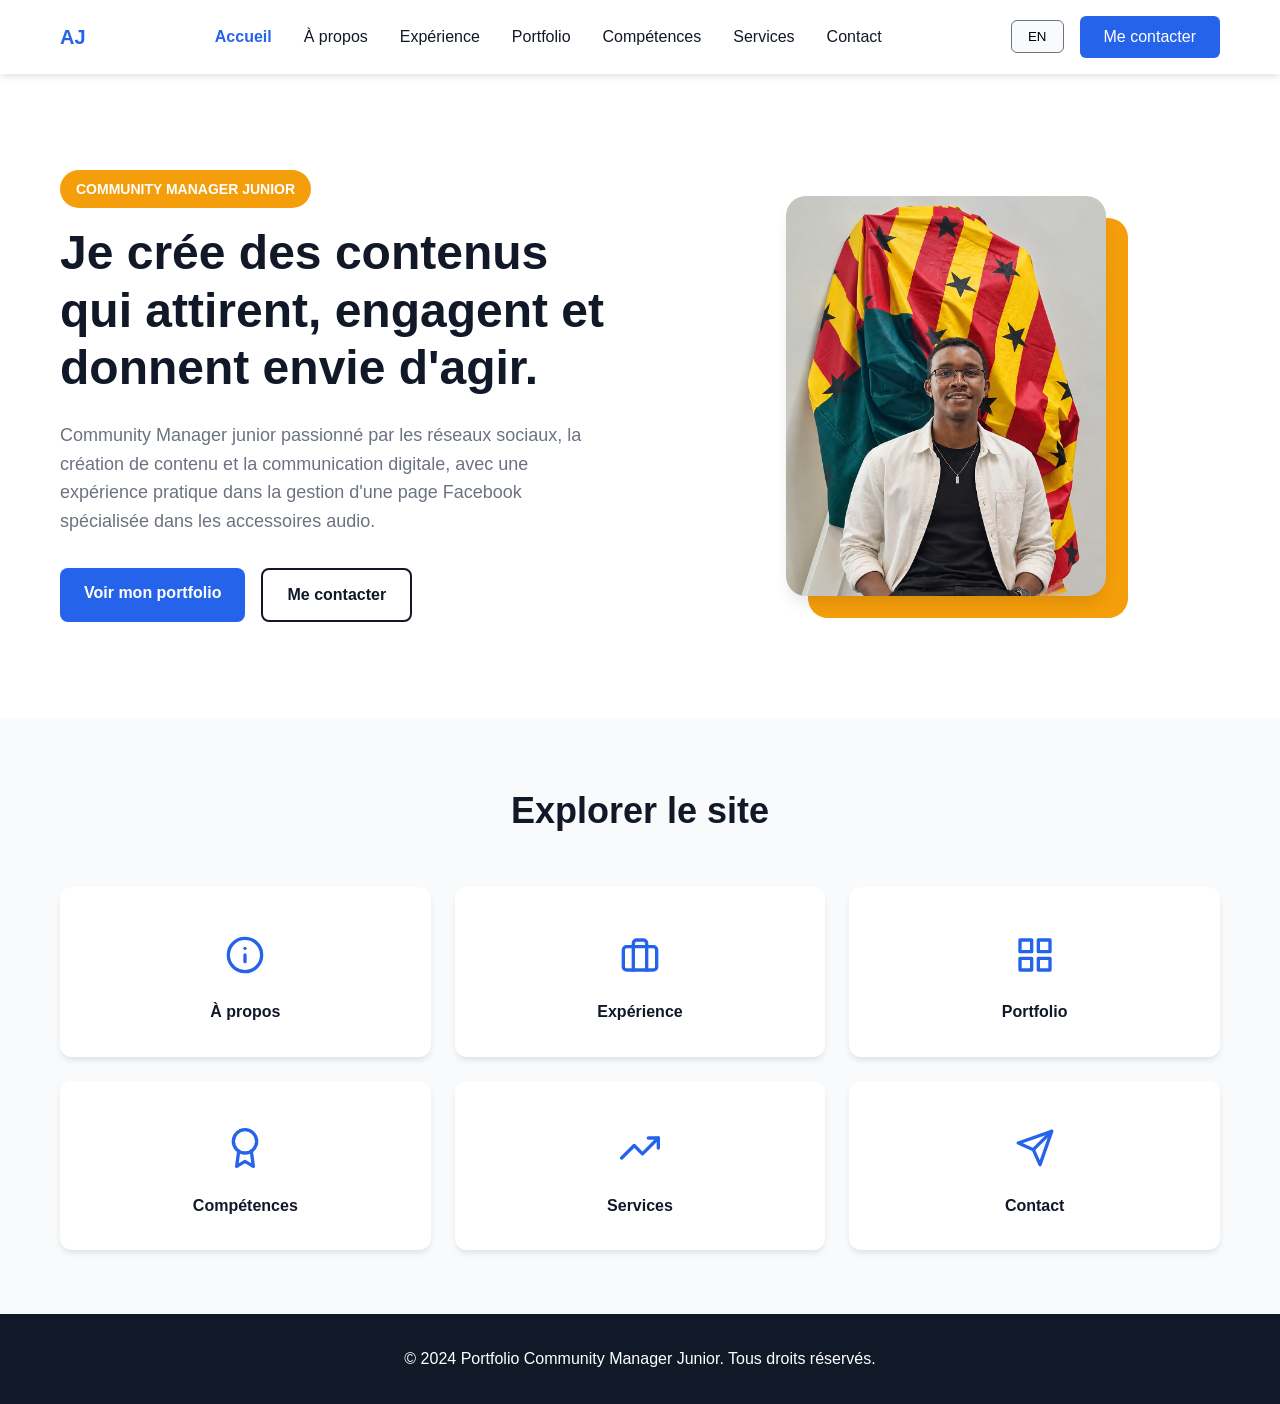
<file: index.html>
<!DOCTYPE html>
<html lang="fr">
<head>
    <meta charset="UTF-8">
    <meta name="viewport" content="width=device-width, initial-scale=1.0">
    <meta name="description" content="Portfolio Junior Community Manager - Spécialisé en gestion de page Facebook, création de contenu et promotion de produits audio">
    <title>Accueil - Portfolio Solo Judicaël Adrien RANDRIANATREHANA</title>
    <link rel="icon" href="data:image/svg+xml,<svg xmlns='http://www.w3.org/2000/svg' viewBox='0 0 24 24'><rect width='24' height='24' rx='6' fill='%232563EB'/><path d='M12 5c-3.87 0-7 2.69-7 6 0 1.49.66 2.86 1.76 3.93L6 19l3.5-1.2A8.6 8.6 0 0 0 12 18c3.87 0 7-2.69 7-7s-3.13-6-7-6z' fill='white'/></svg>">
    <link rel="stylesheet" href="style.css">
</head>
<body>
    <nav class="navbar">
        <div class="nav-container">
            <a href="index.html" class="nav-logo">AJ</a>
            <ul class="nav-menu">
                <li><a href="index.html" data-key="nav_home" class="active">Accueil</a></li>
                <li><a href="about.html" data-key="nav_about">À propos</a></li>
                <li><a href="experience.html" data-key="nav_experience">Expérience</a></li>
                <li><a href="portfolio.html" data-key="nav_portfolio">Portfolio</a></li>
                <li><a href="skills.html" data-key="nav_skills">Compétences</a></li>
                <li><a href="services.html" data-key="nav_services">Services</a></li>
                <li><a href="contact.html" data-key="nav_contact">Contact</a></li>
            </ul>
            <div class="nav-actions">
                <button class="lang-switch" id="langSwitch">EN</button>
                <a href="contact.html" class="cta-button" data-key="nav_cta">Me contacter</a>
                <button class="hamburger" id="hamburger" aria-label="Menu"><svg class="icon" viewBox="0 0 24 24" fill="none" stroke="currentColor" stroke-width="2" stroke-linecap="round" stroke-linejoin="round"><line x1="3" y1="12" x2="21" y2="12"></line><line x1="3" y1="6" x2="21" y2="6"></line><line x1="3" y1="18" x2="21" y2="18"></line></svg></button>
            </div>
        </div>
    </nav>
    <section class="hero">
        <div class="hero-container">
            <div class="hero-content">
                <span class="badge" data-key="hero_badge">COMMUNITY MANAGER</span>
                <h1 data-key="hero_title">Je crée des contenus qui attirent, engagent et donnent envie d'agir.</h1>
                <p data-key="hero_desc">Community Manager junior passionné par les réseaux sociaux, la création de contenu et la communication digitale, avec une expérience pratique dans la gestion d'une page Facebook spécialisée dans les accessoires audio.</p>
                <div class="hero-buttons">
                    <a href="portfolio.html" class="btn btn-primary" data-key="hero_portfolio">Voir mon portfolio</a>
                    <a href="contact.html" class="btn btn-secondary" data-key="hero_contact">Me contacter</a>
                </div>
            </div>
            <div class="hero-visual">
                <div class="hero-photo-frame">
                    <img src="assets/juds-crop.png" alt="Solo Judicaël Adrien Randrianatrehana" class="hero-photo">
                </div>
            </div>
        </div>
    </section>
    <section class="quicklinks">
        <div class="container">
            <h2 data-key="quicklinks_title">Explorer le site</h2>
            <div class="quicklinks-grid">
                <a href="about.html" class="quicklink-card">
                    <div class="quicklink-icon"><svg class="icon" viewBox="0 0 24 24" fill="none" stroke="currentColor" stroke-width="2" stroke-linecap="round" stroke-linejoin="round"><circle cx="12" cy="12" r="10"></circle><line x1="12" y1="16" x2="12" y2="12"></line><line x1="12" y1="8" x2="12.01" y2="8"></line></svg></div>
                    <h3 data-key="nav_about">À propos</h3>
                </a>
                <a href="experience.html" class="quicklink-card">
                    <div class="quicklink-icon"><svg class="icon" viewBox="0 0 24 24" fill="none" stroke="currentColor" stroke-width="2" stroke-linecap="round" stroke-linejoin="round"><rect x="2" y="7" width="20" height="14" rx="2" ry="2"></rect><path d="M16 21V5a2 2 0 0 0-2-2h-4a2 2 0 0 0-2 2v16"></path></svg></div>
                    <h3 data-key="nav_experience">Expérience</h3>
                </a>
                <a href="portfolio.html" class="quicklink-card">
                    <div class="quicklink-icon"><svg class="icon" viewBox="0 0 24 24" fill="none" stroke="currentColor" stroke-width="2" stroke-linecap="round" stroke-linejoin="round"><rect x="3" y="3" width="7" height="7"></rect><rect x="14" y="3" width="7" height="7"></rect><rect x="14" y="14" width="7" height="7"></rect><rect x="3" y="14" width="7" height="7"></rect></svg></div>
                    <h3 data-key="nav_portfolio">Portfolio</h3>
                </a>
                <a href="skills.html" class="quicklink-card">
                    <div class="quicklink-icon"><svg class="icon" viewBox="0 0 24 24" fill="none" stroke="currentColor" stroke-width="2" stroke-linecap="round" stroke-linejoin="round"><circle cx="12" cy="8" r="7"></circle><polyline points="8.21 13.89 7 23 12 20 17 23 15.79 13.88"></polyline></svg></div>
                    <h3 data-key="nav_skills">Compétences</h3>
                </a>
                <a href="services.html" class="quicklink-card">
                    <div class="quicklink-icon"><svg class="icon" viewBox="0 0 24 24" fill="none" stroke="currentColor" stroke-width="2" stroke-linecap="round" stroke-linejoin="round"><polyline points="23 6 13.5 15.5 8.5 10.5 1 18"></polyline><polyline points="17 6 23 6 23 12"></polyline></svg></div>
                    <h3 data-key="nav_services">Services</h3>
                </a>
                <a href="contact.html" class="quicklink-card">
                    <div class="quicklink-icon"><svg class="icon" viewBox="0 0 24 24" fill="none" stroke="currentColor" stroke-width="2" stroke-linecap="round" stroke-linejoin="round"><line x1="22" y1="2" x2="11" y2="13"></line><polygon points="22 2 15 22 11 13 2 9 22 2"></polygon></svg></div>
                    <h3 data-key="nav_contact">Contact</h3>
                </a>
            </div>
        </div>
    </section>
    <footer class="footer">
        <div class="container">
            <p data-key="footer">© 2024 Portfolio Community Manager Junior. Tous droits réservés.</p>
        </div>
    </footer>

    <script src="script.js"></script>
</body>
</html>
</file>
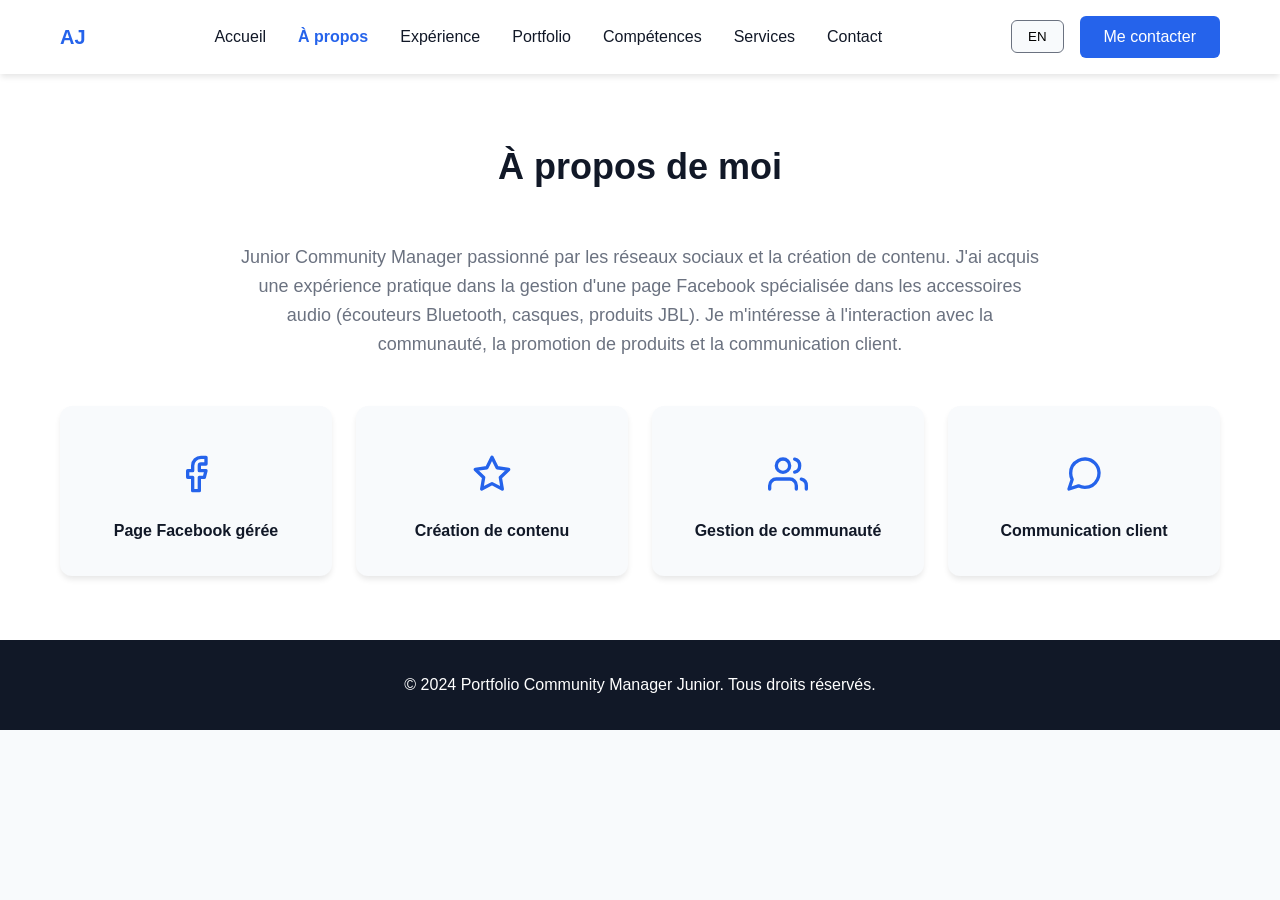
<file: about.html>
<!DOCTYPE html>
<html lang="fr">
<head>
    <meta charset="UTF-8">
    <meta name="viewport" content="width=device-width, initial-scale=1.0">
    <meta name="description" content="À propos de Solo Judicaël Adrien RANDRIANATREHANA, Junior Community Manager spécialisé en réseaux sociaux">
    <title>À propos - Portfolio Solo Judicaël Adrien RANDRIANATREHANA</title>
    <link rel="icon" href="data:image/svg+xml,<svg xmlns='http://www.w3.org/2000/svg' viewBox='0 0 24 24'><rect width='24' height='24' rx='6' fill='%232563EB'/><path d='M12 5c-3.87 0-7 2.69-7 6 0 1.49.66 2.86 1.76 3.93L6 19l3.5-1.2A8.6 8.6 0 0 0 12 18c3.87 0 7-2.69 7-7s-3.13-6-7-6z' fill='white'/></svg>">
    <link rel="stylesheet" href="style.css">
</head>
<body>
    <nav class="navbar">
        <div class="nav-container">
            <a href="index.html" class="nav-logo">AJ</a>
            <ul class="nav-menu">
                <li><a href="index.html" data-key="nav_home">Accueil</a></li>
                <li><a href="about.html" data-key="nav_about" class="active">À propos</a></li>
                <li><a href="experience.html" data-key="nav_experience">Expérience</a></li>
                <li><a href="portfolio.html" data-key="nav_portfolio">Portfolio</a></li>
                <li><a href="skills.html" data-key="nav_skills">Compétences</a></li>
                <li><a href="services.html" data-key="nav_services">Services</a></li>
                <li><a href="contact.html" data-key="nav_contact">Contact</a></li>
            </ul>
            <div class="nav-actions">
                <button class="lang-switch" id="langSwitch">EN</button>
                <a href="contact.html" class="cta-button" data-key="nav_cta">Me contacter</a>
                <button class="hamburger" id="hamburger" aria-label="Menu"><svg class="icon" viewBox="0 0 24 24" fill="none" stroke="currentColor" stroke-width="2" stroke-linecap="round" stroke-linejoin="round"><line x1="3" y1="12" x2="21" y2="12"></line><line x1="3" y1="6" x2="21" y2="6"></line><line x1="3" y1="18" x2="21" y2="18"></line></svg></button>
            </div>
        </div>
    </nav>
    <section class="about about-page">
        <div class="container">
            <h2 data-key="about_title">À propos de moi</h2>
            <p class="about-text" data-key="about_text">Junior Community Manager passionné par les réseaux sociaux et la création de contenu. J'ai acquis une expérience pratique dans la gestion d'une page Facebook spécialisée dans les accessoires audio (écouteurs Bluetooth, casques, produits JBL). Je m'intéresse à l'interaction avec la communauté, la promotion de produits et la communication client.</p>
            <div class="stats-grid">
                <div class="stat-card">
                    <div class="stat-icon"><svg class="icon" viewBox="0 0 24 24" fill="none" stroke="currentColor" stroke-width="2" stroke-linecap="round" stroke-linejoin="round"><path d="M18 2h-3a5 5 0 0 0-5 5v3H7v4h3v8h4v-8h3l1-4h-4V7a1 1 0 0 1 1-1h3z"></path></svg></div>
                    <h3 data-key="stat_1">Page Facebook gérée</h3>
                </div>
                <div class="stat-card">
                    <div class="stat-icon"><svg class="icon" viewBox="0 0 24 24" fill="none" stroke="currentColor" stroke-width="2" stroke-linecap="round" stroke-linejoin="round"><polygon points="12 2 15.09 8.26 22 9.27 17 14.14 18.18 21.02 12 17.77 5.82 21.02 7 14.14 2 9.27 8.91 8.26 12 2"></polygon></svg></div>
                    <h3 data-key="stat_2">Création de contenu</h3>
                </div>
                <div class="stat-card">
                    <div class="stat-icon"><svg class="icon" viewBox="0 0 24 24" fill="none" stroke="currentColor" stroke-width="2" stroke-linecap="round" stroke-linejoin="round"><path d="M17 21v-2a4 4 0 0 0-4-4H5a4 4 0 0 0-4 4v2"></path><circle cx="9" cy="7" r="4"></circle><path d="M23 21v-2a4 4 0 0 0-3-3.87"></path><path d="M16 3.13a4 4 0 0 1 0 7.75"></path></svg></div>
                    <h3 data-key="stat_3">Gestion de communauté</h3>
                </div>
                <div class="stat-card">
                    <div class="stat-icon"><svg class="icon" viewBox="0 0 24 24" fill="none" stroke="currentColor" stroke-width="2" stroke-linecap="round" stroke-linejoin="round"><path d="M21 11.5a8.38 8.38 0 0 1-.9 3.8 8.5 8.5 0 0 1-7.6 4.7 8.38 8.38 0 0 1-3.8-.9L3 21l1.9-5.7a8.38 8.38 0 0 1-.9-3.8 8.5 8.5 0 0 1 4.7-7.6 8.38 8.38 0 0 1 3.8-.9h.5a8.48 8.48 0 0 1 8 8v.5z"></path></svg></div>
                    <h3 data-key="stat_4">Communication client</h3>
                </div>
            </div>
        </div>
    </section>
    <footer class="footer">
        <div class="container">
            <p data-key="footer">© 2024 Portfolio Community Manager Junior. Tous droits réservés.</p>
        </div>
    </footer>

    <script src="script.js"></script>
</body>
</html>
</file>
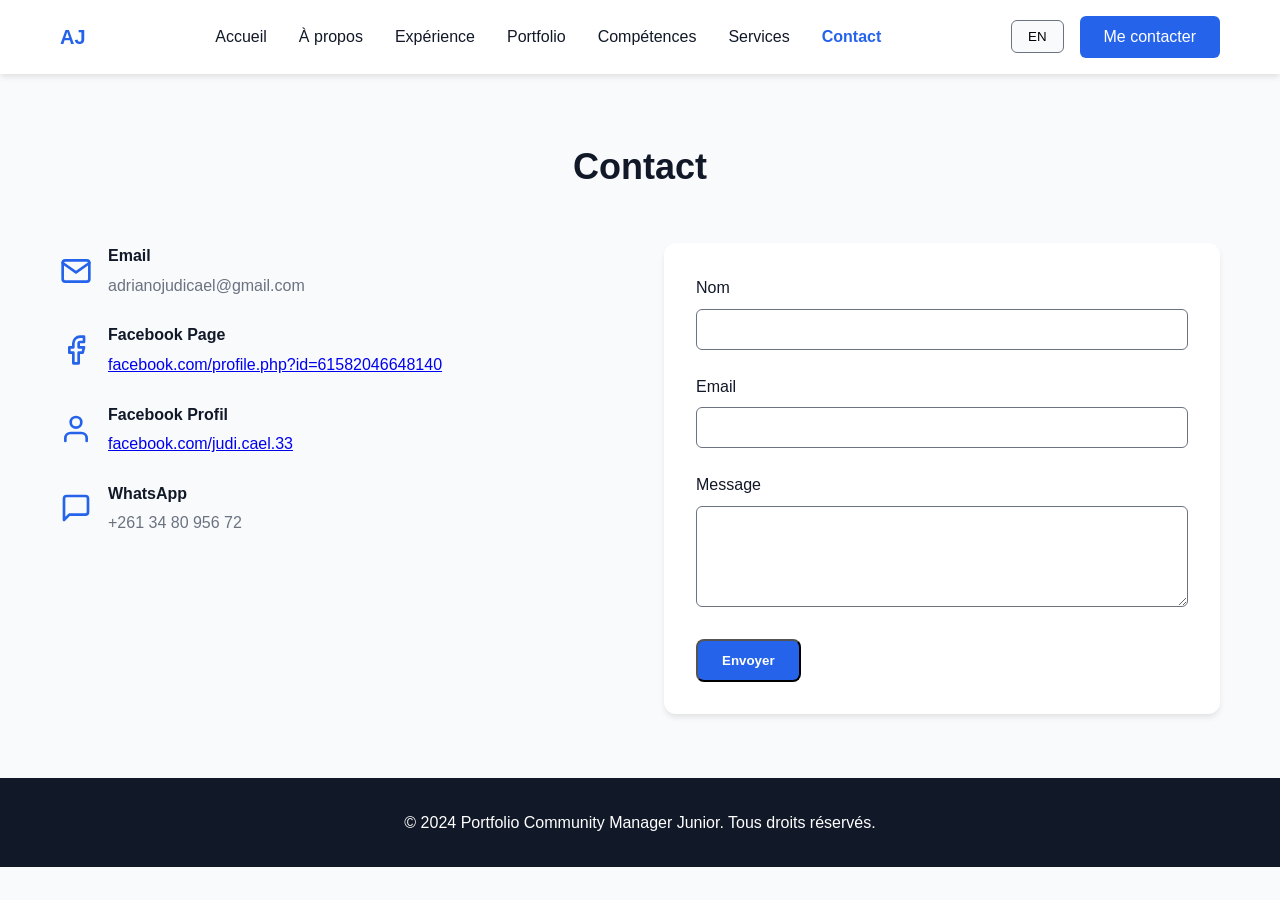
<file: contact.html>
<!DOCTYPE html>
<html lang="fr">
<head>
    <meta charset="UTF-8">
    <meta name="viewport" content="width=device-width, initial-scale=1.0">
    <meta name="description" content="Contactez Solo Judicaël Adrien RANDRIANATREHANA pour vos besoins en community management">
    <title>Contact - Portfolio Solo Judicaël Adrien RANDRIANATREHANA</title>
    <link rel="icon" href="data:image/svg+xml,<svg xmlns='http://www.w3.org/2000/svg' viewBox='0 0 24 24'><rect width='24' height='24' rx='6' fill='%232563EB'/><path d='M12 5c-3.87 0-7 2.69-7 6 0 1.49.66 2.86 1.76 3.93L6 19l3.5-1.2A8.6 8.6 0 0 0 12 18c3.87 0 7-2.69 7-7s-3.13-6-7-6z' fill='white'/></svg>">
    <link rel="stylesheet" href="style.css">
</head>
<body>
    <nav class="navbar">
        <div class="nav-container">
            <a href="index.html" class="nav-logo">AJ</a>
            <ul class="nav-menu">
                <li><a href="index.html" data-key="nav_home">Accueil</a></li>
                <li><a href="about.html" data-key="nav_about">À propos</a></li>
                <li><a href="experience.html" data-key="nav_experience">Expérience</a></li>
                <li><a href="portfolio.html" data-key="nav_portfolio">Portfolio</a></li>
                <li><a href="skills.html" data-key="nav_skills">Compétences</a></li>
                <li><a href="services.html" data-key="nav_services">Services</a></li>
                <li><a href="contact.html" data-key="nav_contact" class="active">Contact</a></li>
            </ul>
            <div class="nav-actions">
                <button class="lang-switch" id="langSwitch">EN</button>
                <a href="contact.html" class="cta-button" data-key="nav_cta">Me contacter</a>
                <button class="hamburger" id="hamburger" aria-label="Menu"><svg class="icon" viewBox="0 0 24 24" fill="none" stroke="currentColor" stroke-width="2" stroke-linecap="round" stroke-linejoin="round"><line x1="3" y1="12" x2="21" y2="12"></line><line x1="3" y1="6" x2="21" y2="6"></line><line x1="3" y1="18" x2="21" y2="18"></line></svg></button>
            </div>
        </div>
    </nav>
    <section class="contact contact-page">
        <div class="container">
            <h2 data-key="contact_title">Contact</h2>
            <div class="contact-grid">
                <div class="contact-info">
                    <div class="contact-item">
                        <div class="contact-icon"><svg class="icon" viewBox="0 0 24 24" fill="none" stroke="currentColor" stroke-width="2" stroke-linecap="round" stroke-linejoin="round"><path d="M4 4h16c1.1 0 2 .9 2 2v12c0 1.1-.9 2-2 2H4c-1.1 0-2-.9-2-2V6c0-1.1.9-2 2-2z"></path><polyline points="22 6 12 13 2 6"></polyline></svg></div>
                        <div>
                            <h3 data-key="contact_email">Email</h3>
                            <p>adrianojudicael@gmail.com</p>
                        </div>
                    </div>
                    <div class="contact-item">
                        <div class="contact-icon"><svg class="icon" viewBox="0 0 24 24" fill="none" stroke="currentColor" stroke-width="2" stroke-linecap="round" stroke-linejoin="round"><path d="M18 2h-3a5 5 0 0 0-5 5v3H7v4h3v8h4v-8h3l1-4h-4V7a1 1 0 0 1 1-1h3z"></path></svg></div>
                        <div>
                            <h3>Facebook Page</h3>
                            <p><a href="https://www.facebook.com/profile.php?id=61582046648140" target="_blank">facebook.com/profile.php?id=61582046648140</a></p>
                        </div>
                    </div>
                    <div class="contact-item">
                        <div class="contact-icon"><svg class="icon" viewBox="0 0 24 24" fill="none" stroke="currentColor" stroke-width="2" stroke-linecap="round" stroke-linejoin="round"><path d="M20 21v-2a4 4 0 0 0-4-4H8a4 4 0 0 0-4 4v2"></path><circle cx="12" cy="7" r="4"></circle></svg></div>
                        <div>
                            <h3>Facebook Profil</h3>
                            <p><a href="https://www.facebook.com/judi.cael.33" target="_blank">facebook.com/judi.cael.33</a></p>
                        </div>
                    </div>
                    <div class="contact-item">
                        <div class="contact-icon"><svg class="icon" viewBox="0 0 24 24" fill="none" stroke="currentColor" stroke-width="2" stroke-linecap="round" stroke-linejoin="round"><path d="M21 15a2 2 0 0 1-2 2H7l-4 4V5a2 2 0 0 1 2-2h14a2 2 0 0 1 2 2z"></path></svg></div>
                        <div>
                            <h3>WhatsApp</h3>
                            <p>+261 34 80 956 72</p>
                        </div>
                    </div>
                </div>
                <form class="contact-form" id="contactForm">
                    <div class="form-group">
                        <label data-key="form_name">Nom</label>
                        <input type="text" id="name" required>
                    </div>
                    <div class="form-group">
                        <label data-key="form_email">Email</label>
                        <input type="email" id="email" required>
                    </div>
                    <div class="form-group">
                        <label data-key="form_message">Message</label>
                        <textarea id="message" rows="5" required></textarea>
                    </div>
                    <button type="submit" class="btn btn-primary" data-key="form_submit">Envoyer</button>
                </form>
            </div>
        </div>
    </section>
    <footer class="footer">
        <div class="container">
            <p data-key="footer">© 2024 Portfolio Community Manager Junior. Tous droits réservés.</p>
        </div>
    </footer>

    <script src="script.js"></script>
</body>
</html>
</file>
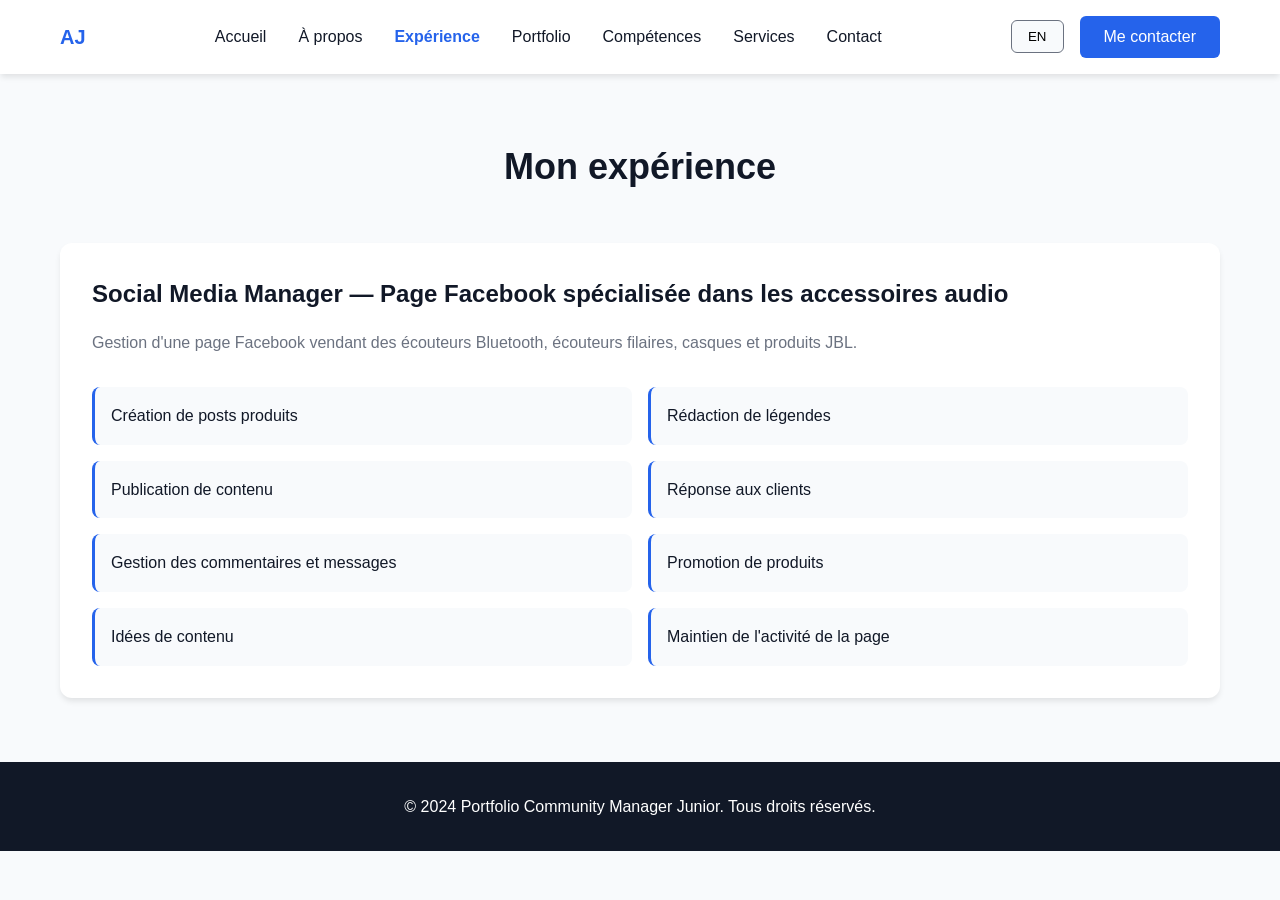
<file: experience.html>
<!DOCTYPE html>
<html lang="fr">
<head>
    <meta charset="UTF-8">
    <meta name="viewport" content="width=device-width, initial-scale=1.0">
    <meta name="description" content="Expérience en Social Media Management et gestion de page Facebook pour des accessoires audio">
    <title>Expérience - Portfolio Solo Judicaël Adrien RANDRIANATREHANA</title>
    <link rel="icon" href="data:image/svg+xml,<svg xmlns='http://www.w3.org/2000/svg' viewBox='0 0 24 24'><rect width='24' height='24' rx='6' fill='%232563EB'/><path d='M12 5c-3.87 0-7 2.69-7 6 0 1.49.66 2.86 1.76 3.93L6 19l3.5-1.2A8.6 8.6 0 0 0 12 18c3.87 0 7-2.69 7-7s-3.13-6-7-6z' fill='white'/></svg>">
    <link rel="stylesheet" href="style.css">
</head>
<body>
    <nav class="navbar">
        <div class="nav-container">
            <a href="index.html" class="nav-logo">AJ</a>
            <ul class="nav-menu">
                <li><a href="index.html" data-key="nav_home">Accueil</a></li>
                <li><a href="about.html" data-key="nav_about">À propos</a></li>
                <li><a href="experience.html" data-key="nav_experience" class="active">Expérience</a></li>
                <li><a href="portfolio.html" data-key="nav_portfolio">Portfolio</a></li>
                <li><a href="skills.html" data-key="nav_skills">Compétences</a></li>
                <li><a href="services.html" data-key="nav_services">Services</a></li>
                <li><a href="contact.html" data-key="nav_contact">Contact</a></li>
            </ul>
            <div class="nav-actions">
                <button class="lang-switch" id="langSwitch">EN</button>
                <a href="contact.html" class="cta-button" data-key="nav_cta">Me contacter</a>
                <button class="hamburger" id="hamburger" aria-label="Menu"><svg class="icon" viewBox="0 0 24 24" fill="none" stroke="currentColor" stroke-width="2" stroke-linecap="round" stroke-linejoin="round"><line x1="3" y1="12" x2="21" y2="12"></line><line x1="3" y1="6" x2="21" y2="6"></line><line x1="3" y1="18" x2="21" y2="18"></line></svg></button>
            </div>
        </div>
    </nav>
    <section class="experience experience-page">
        <div class="container">
            <h2 data-key="exp_title">Mon expérience</h2>
            <div class="exp-card">
                <h3 data-key="exp_role">Social Media Manager — Page Facebook spécialisée dans les accessoires audio</h3>
                <p data-key="exp_desc">Gestion d'une page Facebook vendant des écouteurs Bluetooth, écouteurs filaires, casques et produits JBL.</p>
                <div class="responsibilities">
                    <div class="resp-card" data-key="resp_1">Création de posts produits</div>
                    <div class="resp-card" data-key="resp_2">Rédaction de légendes</div>
                    <div class="resp-card" data-key="resp_3">Publication de contenu</div>
                    <div class="resp-card" data-key="resp_4">Réponse aux clients</div>
                    <div class="resp-card" data-key="resp_5">Gestion des commentaires et messages</div>
                    <div class="resp-card" data-key="resp_6">Promotion de produits</div>
                    <div class="resp-card" data-key="resp_7">Idées de contenu</div>
                    <div class="resp-card" data-key="resp_8">Maintien de l'activité de la page</div>
                </div>
            </div>
        </div>
    </section>
    <footer class="footer">
        <div class="container">
            <p data-key="footer">© 2024 Portfolio Community Manager Junior. Tous droits réservés.</p>
        </div>
    </footer>

    <script src="script.js"></script>
</body>
</html>
</file>
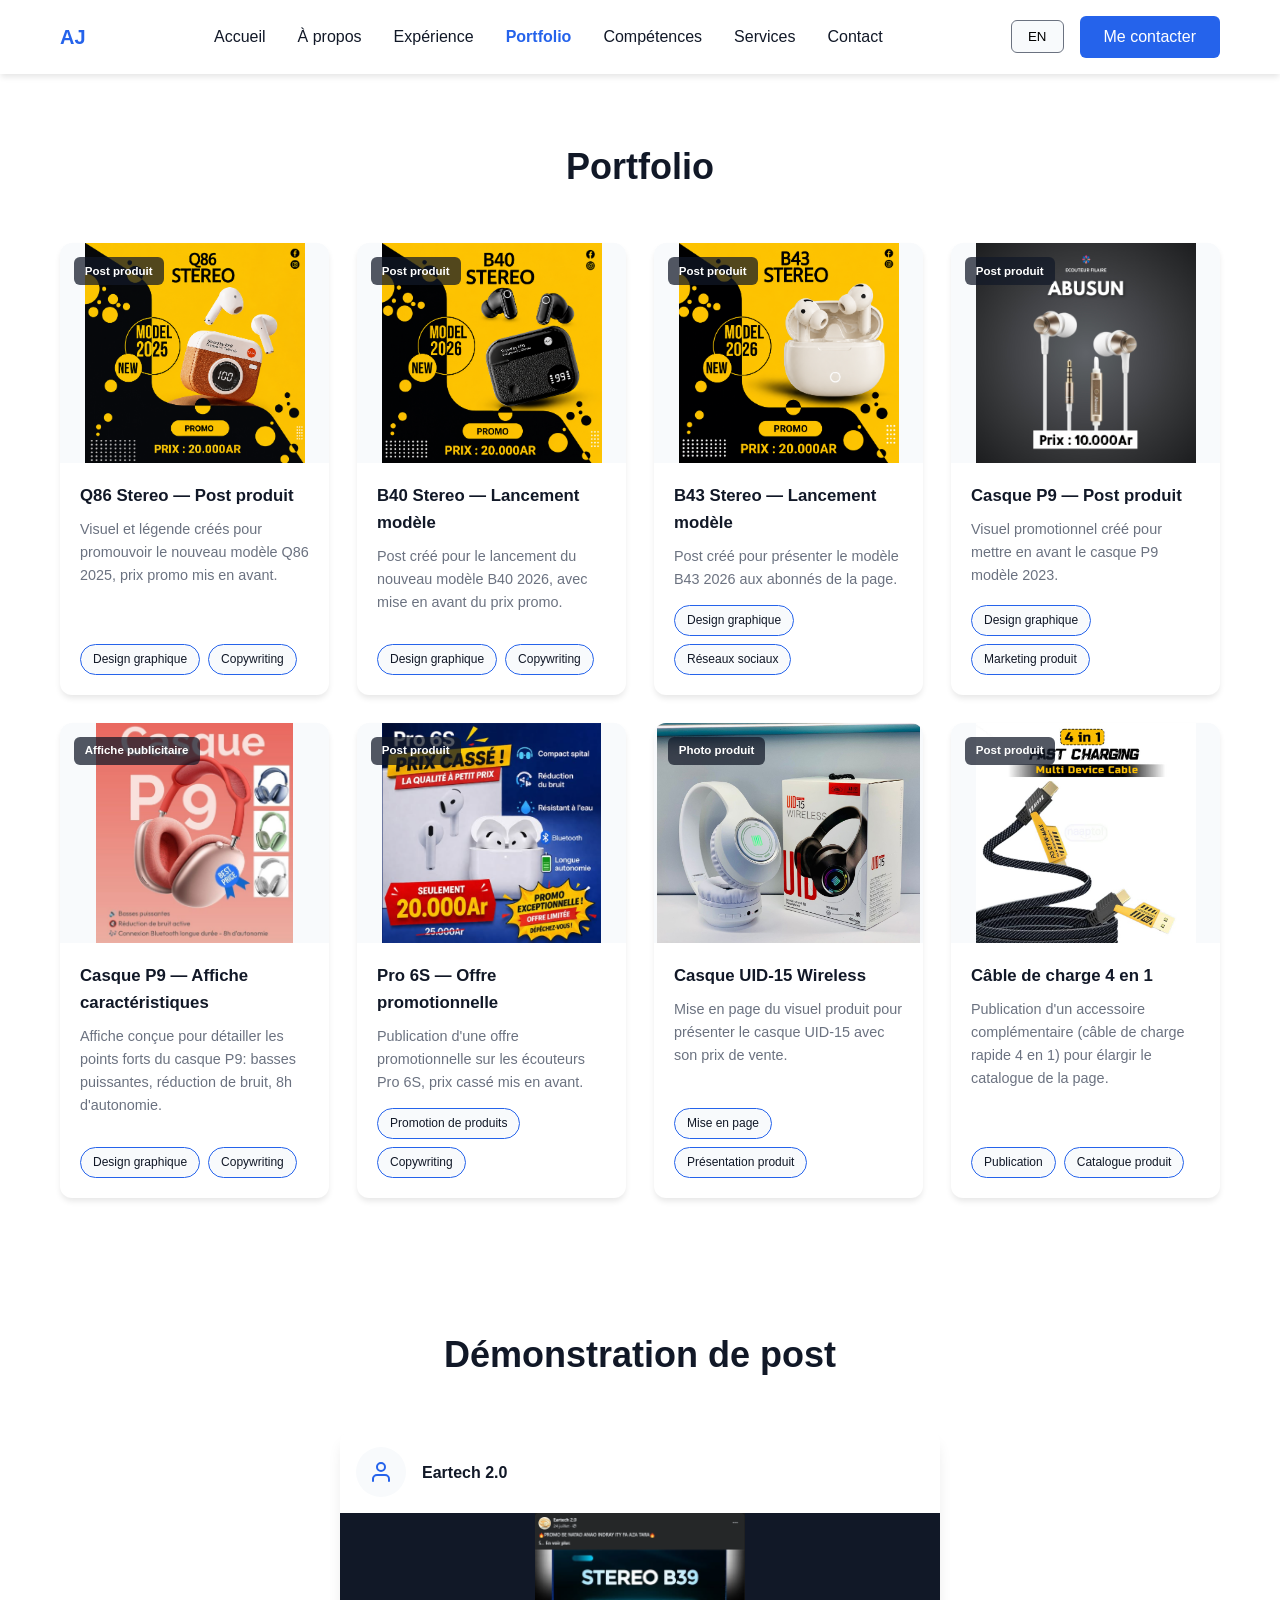
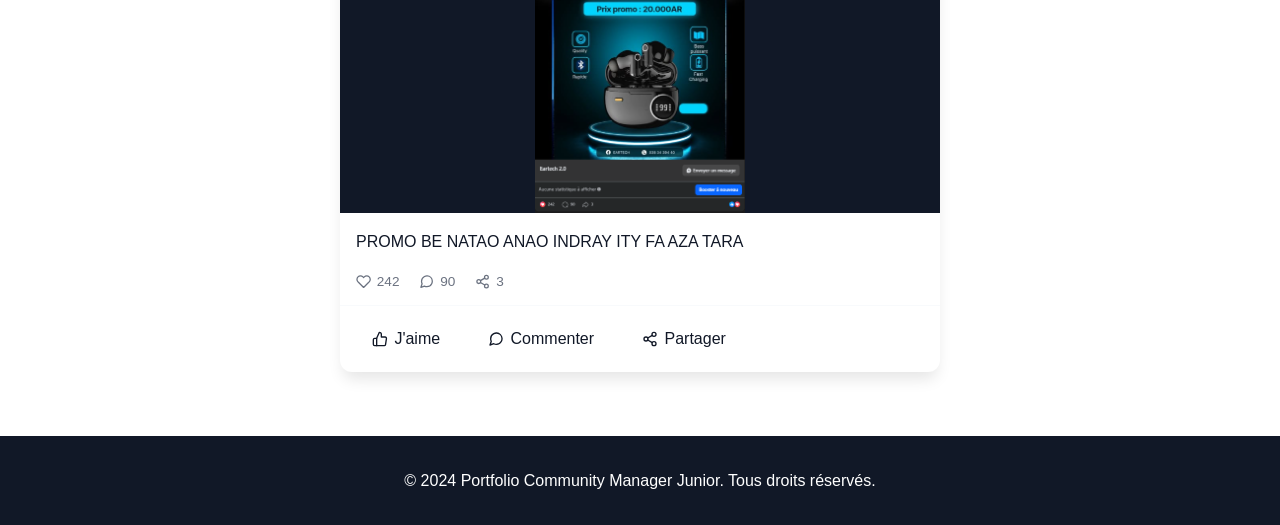
<file: portfolio.html>
<!DOCTYPE html>
<html lang="fr">
<head>
    <meta charset="UTF-8">
    <meta name="viewport" content="width=device-width, initial-scale=1.0">
    <meta name="description" content="Portfolio de posts et visuels créés pour la promotion de produits audio sur Facebook">
    <title>Portfolio - Portfolio Solo Judicaël Adrien RANDRIANATREHANA</title>
    <link rel="icon" href="data:image/svg+xml,<svg xmlns='http://www.w3.org/2000/svg' viewBox='0 0 24 24'><rect width='24' height='24' rx='6' fill='%232563EB'/><path d='M12 5c-3.87 0-7 2.69-7 6 0 1.49.66 2.86 1.76 3.93L6 19l3.5-1.2A8.6 8.6 0 0 0 12 18c3.87 0 7-2.69 7-7s-3.13-6-7-6z' fill='white'/></svg>">
    <link rel="stylesheet" href="style.css">
</head>
<body>
    <nav class="navbar">
        <div class="nav-container">
            <a href="index.html" class="nav-logo">AJ</a>
            <ul class="nav-menu">
                <li><a href="index.html" data-key="nav_home">Accueil</a></li>
                <li><a href="about.html" data-key="nav_about">À propos</a></li>
                <li><a href="experience.html" data-key="nav_experience">Expérience</a></li>
                <li><a href="portfolio.html" data-key="nav_portfolio" class="active">Portfolio</a></li>
                <li><a href="skills.html" data-key="nav_skills">Compétences</a></li>
                <li><a href="services.html" data-key="nav_services">Services</a></li>
                <li><a href="contact.html" data-key="nav_contact">Contact</a></li>
            </ul>
            <div class="nav-actions">
                <button class="lang-switch" id="langSwitch">EN</button>
                <a href="contact.html" class="cta-button" data-key="nav_cta">Me contacter</a>
                <button class="hamburger" id="hamburger" aria-label="Menu"><svg class="icon" viewBox="0 0 24 24" fill="none" stroke="currentColor" stroke-width="2" stroke-linecap="round" stroke-linejoin="round"><line x1="3" y1="12" x2="21" y2="12"></line><line x1="3" y1="6" x2="21" y2="6"></line><line x1="3" y1="18" x2="21" y2="18"></line></svg></button>
            </div>
        </div>
    </nav>
    <section class="portfolio portfolio-page">
        <div class="container">
            <h2 data-key="portfolio_title">Portfolio</h2>
            <div class="portfolio-grid">
                <div class="portfolio-card">
                    <div class="portfolio-media">
                        <img src="assets/q86.png" alt="Post Q86 Stereo" class="portfolio-img" loading="lazy">
                        <span class="portfolio-type" data-key="proj_1_type"></span>
                    </div>
                    <div class="portfolio-body">
                        <h3 data-key="proj_1_title"></h3>
                        <p data-key="proj_1_desc"></p>
                        <div class="portfolio-tags">
                            <span class="portfolio-tag" data-key="proj_1_tag1"></span>
                            <span class="portfolio-tag" data-key="proj_1_tag2"></span>
                        </div>
                    </div>
                </div>

                <div class="portfolio-card">
                    <div class="portfolio-media">
                        <img src="assets/b40.png" alt="Post B40 Stereo" class="portfolio-img" loading="lazy">
                        <span class="portfolio-type" data-key="proj_2_type"></span>
                    </div>
                    <div class="portfolio-body">
                        <h3 data-key="proj_2_title"></h3>
                        <p data-key="proj_2_desc"></p>
                        <div class="portfolio-tags">
                            <span class="portfolio-tag" data-key="proj_2_tag1"></span>
                            <span class="portfolio-tag" data-key="proj_2_tag2"></span>
                        </div>
                    </div>
                </div>

                <div class="portfolio-card">
                    <div class="portfolio-media">
                        <img src="assets/b43.png" alt="Post B43 Stereo" class="portfolio-img" loading="lazy">
                        <span class="portfolio-type" data-key="proj_3_type"></span>
                    </div>
                    <div class="portfolio-body">
                        <h3 data-key="proj_3_title"></h3>
                        <p data-key="proj_3_desc"></p>
                        <div class="portfolio-tags">
                            <span class="portfolio-tag" data-key="proj_3_tag1"></span>
                            <span class="portfolio-tag" data-key="proj_3_tag2"></span>
                        </div>
                    </div>
                </div>

                <div class="portfolio-card">
                    <div class="portfolio-media">
                        <img src="assets/abusun.jpg" alt="Post Casque P9" class="portfolio-img" loading="lazy">
                        <span class="portfolio-type" data-key="proj_4_type"></span>
                    </div>
                    <div class="portfolio-body">
                        <h3 data-key="proj_4_title"></h3>
                        <p data-key="proj_4_desc"></p>
                        <div class="portfolio-tags">
                            <span class="portfolio-tag" data-key="proj_4_tag1"></span>
                            <span class="portfolio-tag" data-key="proj_4_tag2"></span>
                        </div>
                    </div>
                </div>

                <div class="portfolio-card">
                    <div class="portfolio-media">
                        <img src="assets/P9 casque flyer.jpg" alt="Affiche caractéristiques Casque P9" class="portfolio-img" loading="lazy">
                        <span class="portfolio-type" data-key="proj_5_type"></span>
                    </div>
                    <div class="portfolio-body">
                        <h3 data-key="proj_5_title"></h3>
                        <p data-key="proj_5_desc"></p>
                        <div class="portfolio-tags">
                            <span class="portfolio-tag" data-key="proj_5_tag1"></span>
                            <span class="portfolio-tag" data-key="proj_5_tag2"></span>
                        </div>
                    </div>
                </div>

                <div class="portfolio-card">
                    <div class="portfolio-media">
                        <img src="assets/pro6s.png" alt="Post Pro 6S" class="portfolio-img" loading="lazy">
                        <span class="portfolio-type" data-key="proj_6_type"></span>
                    </div>
                    <div class="portfolio-body">
                        <h3 data-key="proj_6_title"></h3>
                        <p data-key="proj_6_desc"></p>
                        <div class="portfolio-tags">
                            <span class="portfolio-tag" data-key="proj_6_tag1"></span>
                            <span class="portfolio-tag" data-key="proj_6_tag2"></span>
                        </div>
                    </div>
                </div>

                <div class="portfolio-card">
                    <div class="portfolio-media">
                        <img src="assets/uid-15.jpg" alt="Photo produit Casque UID-15" class="portfolio-img" loading="lazy">
                        <span class="portfolio-type" data-key="proj_7_type"></span>
                    </div>
                    <div class="portfolio-body">
                        <h3 data-key="proj_7_title"></h3>
                        <p data-key="proj_7_desc"></p>
                        <div class="portfolio-tags">
                            <span class="portfolio-tag" data-key="proj_7_tag1"></span>
                            <span class="portfolio-tag" data-key="proj_7_tag2"></span>
                        </div>
                    </div>
                </div>

                <div class="portfolio-card">
                    <div class="portfolio-media">
                        <img src="assets/fast-charging-cable.jpg" alt="Post câble de charge 4 en 1" class="portfolio-img" loading="lazy">
                        <span class="portfolio-type" data-key="proj_9_type"></span>
                    </div>
                    <div class="portfolio-body">
                        <h3 data-key="proj_9_title"></h3>
                        <p data-key="proj_9_desc"></p>
                        <div class="portfolio-tags">
                            <span class="portfolio-tag" data-key="proj_9_tag1"></span>
                            <span class="portfolio-tag" data-key="proj_9_tag2"></span>
                        </div>
                    </div>
                </div>
            </div>
        </div>
    </section>
    <section class="post-demo">
        <div class="container">
            <h2 data-key="post_demo_title">Démonstration de post</h2>
            <div class="social-post">
                <div class="post-header">
                    <div class="post-avatar"><svg class="icon" viewBox="0 0 24 24" fill="none" stroke="currentColor" stroke-width="2" stroke-linecap="round" stroke-linejoin="round"><path d="M20 21v-2a4 4 0 0 0-4-4H8a4 4 0 0 0-4 4v2"></path><circle cx="12" cy="7" r="4"></circle></svg></div>
                    <div class="post-info">
                        <div class="post-name">Eartech 2.0</div>
                    </div>
                </div>
                <div class="post-image"><img src="assets/stereo-b39.png" alt="Post STEREO B39" class="post-image-photo"></div>
                <div class="post-caption">
                    <p data-key="post_caption">PROMO BE NATAO ANAO INDRAY ITY FA AZA TARA</p>
                </div>
                <div class="post-stats">
                    <span class="stat-item"><svg class="icon" viewBox="0 0 24 24" fill="none" stroke="currentColor" stroke-width="2" stroke-linecap="round" stroke-linejoin="round"><path d="M20.84 4.61a5.5 5.5 0 0 0-7.78 0L12 5.67l-1.06-1.06a5.5 5.5 0 0 0-7.78 7.78l1.06 1.06L12 21.23l7.78-7.78 1.06-1.06a5.5 5.5 0 0 0 0-7.78z"></path></svg> 242</span>
                    <span class="stat-item"><svg class="icon" viewBox="0 0 24 24" fill="none" stroke="currentColor" stroke-width="2" stroke-linecap="round" stroke-linejoin="round"><path d="M21 11.5a8.38 8.38 0 0 1-.9 3.8 8.5 8.5 0 0 1-7.6 4.7 8.38 8.38 0 0 1-3.8-.9L3 21l1.9-5.7a8.38 8.38 0 0 1-.9-3.8 8.5 8.5 0 0 1 4.7-7.6 8.38 8.38 0 0 1 3.8-.9h.5a8.48 8.48 0 0 1 8 8v.5z"></path></svg> 90</span>
                    <span class="stat-item"><svg class="icon" viewBox="0 0 24 24" fill="none" stroke="currentColor" stroke-width="2" stroke-linecap="round" stroke-linejoin="round"><circle cx="18" cy="5" r="3"></circle><circle cx="6" cy="12" r="3"></circle><circle cx="18" cy="19" r="3"></circle><line x1="8.59" y1="13.51" x2="15.42" y2="17.49"></line><line x1="15.41" y1="6.51" x2="8.59" y2="10.49"></line></svg> 3</span>
                </div>
                <div class="post-actions">
                    <button class="post-action" id="likeBtn"><svg class="icon" viewBox="0 0 24 24" fill="none" stroke="currentColor" stroke-width="2" stroke-linecap="round" stroke-linejoin="round"><path d="M14 9V5a3 3 0 0 0-3-3l-4 9v11h11.28a2 2 0 0 0 2-1.7l1.38-9a2 2 0 0 0-2-2.3z"></path><path d="M7 22H4a2 2 0 0 1-2-2v-7a2 2 0 0 1 2-2h3"></path></svg> <span data-key="post_like">J'aime</span></button>
                    <button class="post-action"><svg class="icon" viewBox="0 0 24 24" fill="none" stroke="currentColor" stroke-width="2" stroke-linecap="round" stroke-linejoin="round"><path d="M21 11.5a8.38 8.38 0 0 1-.9 3.8 8.5 8.5 0 0 1-7.6 4.7 8.38 8.38 0 0 1-3.8-.9L3 21l1.9-5.7a8.38 8.38 0 0 1-.9-3.8 8.5 8.5 0 0 1 4.7-7.6 8.38 8.38 0 0 1 3.8-.9h.5a8.48 8.48 0 0 1 8 8v.5z"></path></svg> <span data-key="post_comment">Commenter</span></button>
                    <button class="post-action"><svg class="icon" viewBox="0 0 24 24" fill="none" stroke="currentColor" stroke-width="2" stroke-linecap="round" stroke-linejoin="round"><circle cx="18" cy="5" r="3"></circle><circle cx="6" cy="12" r="3"></circle><circle cx="18" cy="19" r="3"></circle><line x1="8.59" y1="13.51" x2="15.42" y2="17.49"></line><line x1="15.41" y1="6.51" x2="8.59" y2="10.49"></line></svg> <span data-key="post_share">Partager</span></button>
                </div>
            </div>
        </div>
    </section>
    <footer class="footer">
        <div class="container">
            <p data-key="footer">© 2024 Portfolio Community Manager Junior. Tous droits réservés.</p>
        </div>
    </footer>

    <script src="script.js"></script>
</body>
</html>
</file>
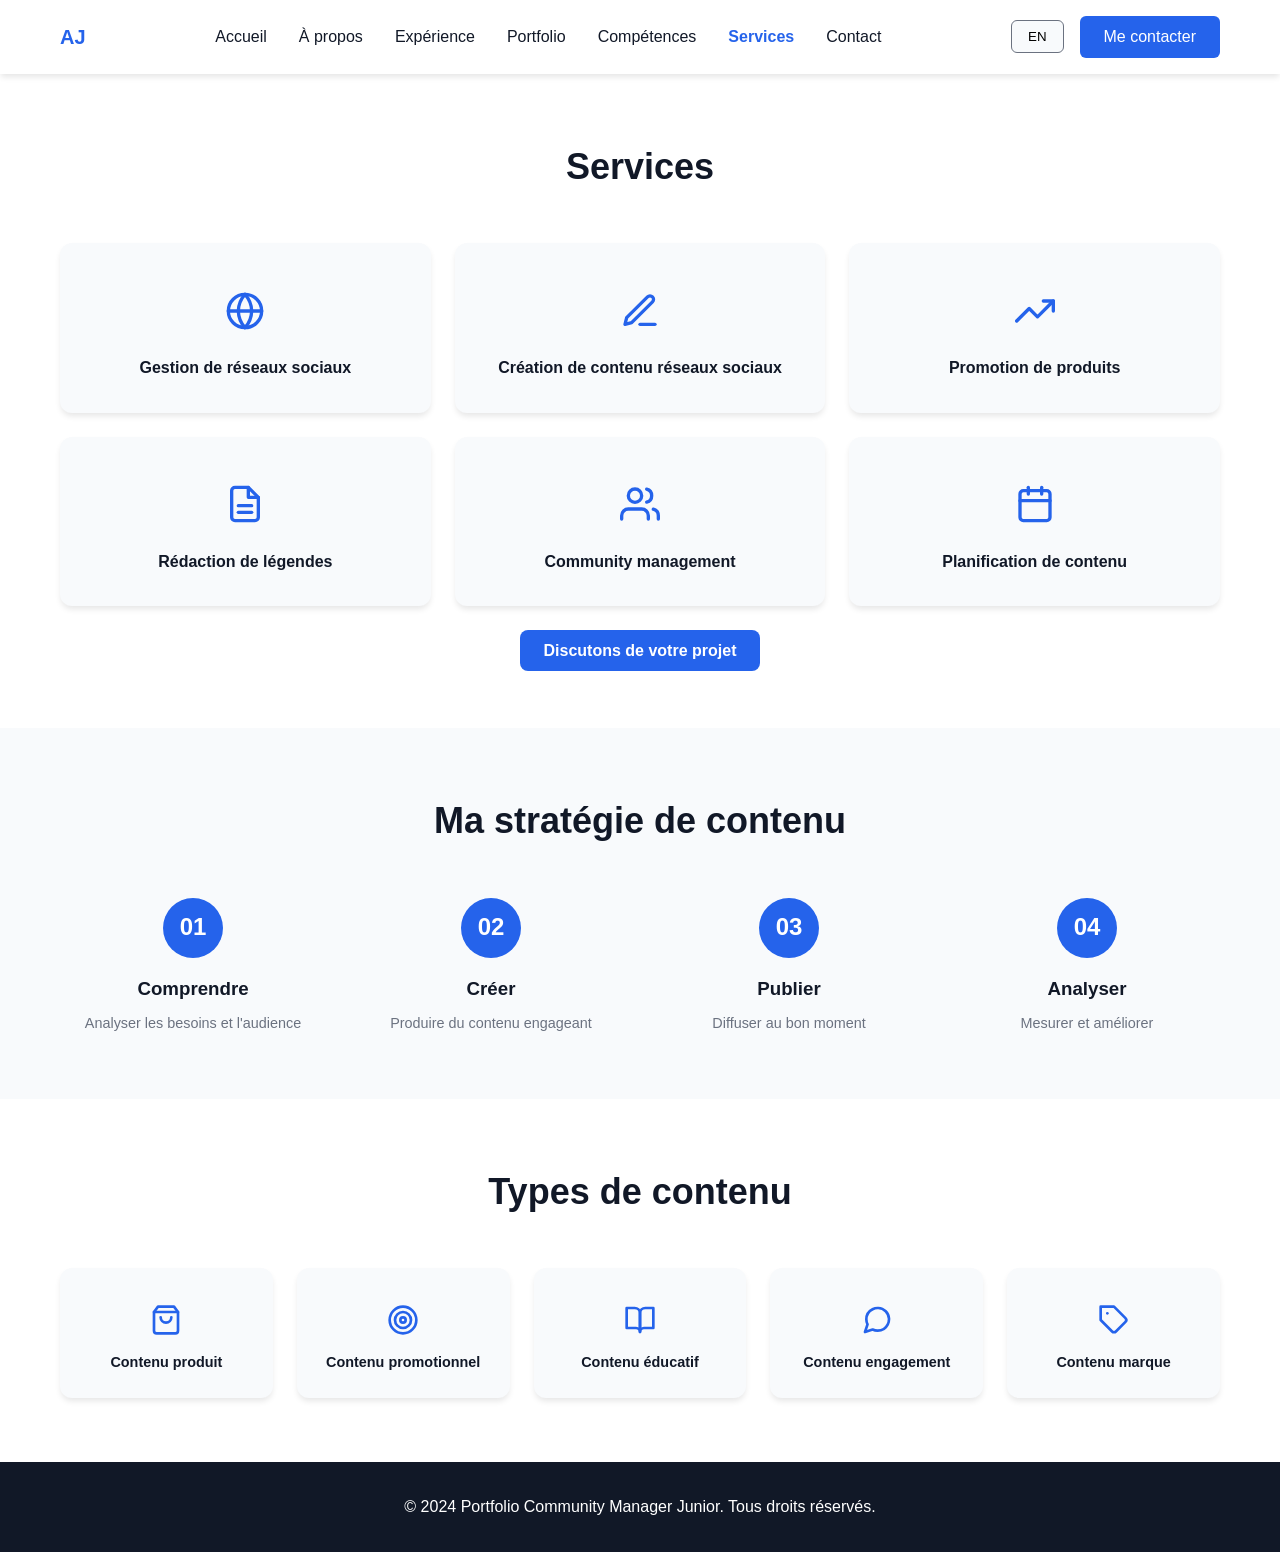
<file: services.html>
<!DOCTYPE html>
<html lang="fr">
<head>
    <meta charset="UTF-8">
    <meta name="viewport" content="width=device-width, initial-scale=1.0">
    <meta name="description" content="Services de gestion de page Facebook, création de contenu et stratégie de contenu">
    <title>Services - Portfolio Solo Judicaël Adrien RANDRIANATREHANA</title>
    <link rel="icon" href="data:image/svg+xml,<svg xmlns='http://www.w3.org/2000/svg' viewBox='0 0 24 24'><rect width='24' height='24' rx='6' fill='%232563EB'/><path d='M12 5c-3.87 0-7 2.69-7 6 0 1.49.66 2.86 1.76 3.93L6 19l3.5-1.2A8.6 8.6 0 0 0 12 18c3.87 0 7-2.69 7-7s-3.13-6-7-6z' fill='white'/></svg>">
    <link rel="stylesheet" href="style.css">
</head>
<body>
    <nav class="navbar">
        <div class="nav-container">
            <a href="index.html" class="nav-logo">AJ</a>
            <ul class="nav-menu">
                <li><a href="index.html" data-key="nav_home">Accueil</a></li>
                <li><a href="about.html" data-key="nav_about">À propos</a></li>
                <li><a href="experience.html" data-key="nav_experience">Expérience</a></li>
                <li><a href="portfolio.html" data-key="nav_portfolio">Portfolio</a></li>
                <li><a href="skills.html" data-key="nav_skills">Compétences</a></li>
                <li><a href="services.html" data-key="nav_services" class="active">Services</a></li>
                <li><a href="contact.html" data-key="nav_contact">Contact</a></li>
            </ul>
            <div class="nav-actions">
                <button class="lang-switch" id="langSwitch">EN</button>
                <a href="contact.html" class="cta-button" data-key="nav_cta">Me contacter</a>
                <button class="hamburger" id="hamburger" aria-label="Menu"><svg class="icon" viewBox="0 0 24 24" fill="none" stroke="currentColor" stroke-width="2" stroke-linecap="round" stroke-linejoin="round"><line x1="3" y1="12" x2="21" y2="12"></line><line x1="3" y1="6" x2="21" y2="6"></line><line x1="3" y1="18" x2="21" y2="18"></line></svg></button>
            </div>
        </div>
    </nav>
    <section class="services services-page">
        <div class="container">
            <h2 data-key="services_title">Services</h2>
            <div class="services-grid">
                <div class="service-card">
                    <div class="service-icon"><svg class="icon" viewBox="0 0 24 24" fill="none" stroke="currentColor" stroke-width="2" stroke-linecap="round" stroke-linejoin="round"><circle cx="12" cy="12" r="10"></circle><line x1="2" y1="12" x2="22" y2="12"></line><path d="M12 2a15.3 15.3 0 0 1 4 10 15.3 15.3 0 0 1-4 10 15.3 15.3 0 0 1-4-10 15.3 15.3 0 0 1 4-10z"></path></svg></div>
                    <h3 data-key="service_1">Gestion de réseaux sociaux</h3>
                </div>
                <div class="service-card">
                    <div class="service-icon"><svg class="icon" viewBox="0 0 24 24" fill="none" stroke="currentColor" stroke-width="2" stroke-linecap="round" stroke-linejoin="round"><path d="M12 20h9"></path><path d="M16.5 3.5a2.121 2.121 0 0 1 3 3L7 19l-4 1 1-4L16.5 3.5z"></path></svg></div>
                    <h3 data-key="service_2">Création de contenu réseaux sociaux</h3>
                </div>
                <div class="service-card">
                    <div class="service-icon"><svg class="icon" viewBox="0 0 24 24" fill="none" stroke="currentColor" stroke-width="2" stroke-linecap="round" stroke-linejoin="round"><polyline points="23 6 13.5 15.5 8.5 10.5 1 18"></polyline><polyline points="17 6 23 6 23 12"></polyline></svg></div>
                    <h3 data-key="service_3">Promotion de produits</h3>
                </div>
                <div class="service-card">
                    <div class="service-icon"><svg class="icon" viewBox="0 0 24 24" fill="none" stroke="currentColor" stroke-width="2" stroke-linecap="round" stroke-linejoin="round"><path d="M14 2H6a2 2 0 0 0-2 2v16a2 2 0 0 0 2 2h12a2 2 0 0 0 2-2V8z"></path><polyline points="14 2 14 8 20 8"></polyline><line x1="16" y1="13" x2="8" y2="13"></line><line x1="16" y1="17" x2="8" y2="17"></line></svg></div>
                    <h3 data-key="service_4">Rédaction de légendes</h3>
                </div>
                <div class="service-card">
                    <div class="service-icon"><svg class="icon" viewBox="0 0 24 24" fill="none" stroke="currentColor" stroke-width="2" stroke-linecap="round" stroke-linejoin="round"><path d="M17 21v-2a4 4 0 0 0-4-4H5a4 4 0 0 0-4 4v2"></path><circle cx="9" cy="7" r="4"></circle><path d="M23 21v-2a4 4 0 0 0-3-3.87"></path><path d="M16 3.13a4 4 0 0 1 0 7.75"></path></svg></div>
                    <h3 data-key="service_5">Community management</h3>
                </div>
                <div class="service-card">
                    <div class="service-icon"><svg class="icon" viewBox="0 0 24 24" fill="none" stroke="currentColor" stroke-width="2" stroke-linecap="round" stroke-linejoin="round"><rect x="3" y="4" width="18" height="18" rx="2" ry="2"></rect><line x1="16" y1="2" x2="16" y2="6"></line><line x1="8" y1="2" x2="8" y2="6"></line><line x1="3" y1="10" x2="21" y2="10"></line></svg></div>
                    <h3 data-key="service_6">Planification de contenu</h3>
                </div>
            </div>
            <div class="services-cta">
                <a href="contact.html" class="btn btn-primary" data-key="services_cta">Discutons de votre projet</a>
            </div>
        </div>
    </section>
    <section class="strategy">
        <div class="container">
            <h2 data-key="strategy_title">Ma stratégie de contenu</h2>
            <div class="process-steps">
                <div class="step">
                    <div class="step-number">01</div>
                    <h3 data-key="step_1">Comprendre</h3>
                    <p data-key="step_1_desc">Analyser les besoins et l'audience</p>
                </div>
                <div class="step">
                    <div class="step-number">02</div>
                    <h3 data-key="step_2">Créer</h3>
                    <p data-key="step_2_desc">Produire du contenu engageant</p>
                </div>
                <div class="step">
                    <div class="step-number">03</div>
                    <h3 data-key="step_3">Publier</h3>
                    <p data-key="step_3_desc">Diffuser au bon moment</p>
                </div>
                <div class="step">
                    <div class="step-number">04</div>
                    <h3 data-key="step_4">Analyser</h3>
                    <p data-key="step_4_desc">Mesurer et améliorer</p>
                </div>
            </div>
        </div>
    </section>
    <section class="content-types">
        <div class="container">
            <h2 data-key="content_types_title">Types de contenu</h2>
            <div class="content-cards">
                <div class="content-card">
                    <div class="content-icon"><svg class="icon" viewBox="0 0 24 24" fill="none" stroke="currentColor" stroke-width="2" stroke-linecap="round" stroke-linejoin="round"><path d="M6 2L3 6v14a2 2 0 0 0 2 2h14a2 2 0 0 0 2-2V6l-3-4z"></path><line x1="3" y1="6" x2="21" y2="6"></line><path d="M16 10a4 4 0 0 1-8 0"></path></svg></div>
                    <h3 data-key="content_1">Contenu produit</h3>
                </div>
                <div class="content-card">
                    <div class="content-icon"><svg class="icon" viewBox="0 0 24 24" fill="none" stroke="currentColor" stroke-width="2" stroke-linecap="round" stroke-linejoin="round"><circle cx="12" cy="12" r="10"></circle><circle cx="12" cy="12" r="6"></circle><circle cx="12" cy="12" r="2"></circle></svg></div>
                    <h3 data-key="content_2">Contenu promotionnel</h3>
                </div>
                <div class="content-card">
                    <div class="content-icon"><svg class="icon" viewBox="0 0 24 24" fill="none" stroke="currentColor" stroke-width="2" stroke-linecap="round" stroke-linejoin="round"><path d="M2 3h6a4 4 0 0 1 4 4v14a3 3 0 0 0-3-3H2z"></path><path d="M22 3h-6a4 4 0 0 0-4 4v14a3 3 0 0 1 3-3h7z"></path></svg></div>
                    <h3 data-key="content_3">Contenu éducatif</h3>
                </div>
                <div class="content-card">
                    <div class="content-icon"><svg class="icon" viewBox="0 0 24 24" fill="none" stroke="currentColor" stroke-width="2" stroke-linecap="round" stroke-linejoin="round"><path d="M21 11.5a8.38 8.38 0 0 1-.9 3.8 8.5 8.5 0 0 1-7.6 4.7 8.38 8.38 0 0 1-3.8-.9L3 21l1.9-5.7a8.38 8.38 0 0 1-.9-3.8 8.5 8.5 0 0 1 4.7-7.6 8.38 8.38 0 0 1 3.8-.9h.5a8.48 8.48 0 0 1 8 8v.5z"></path></svg></div>
                    <h3 data-key="content_4">Contenu engagement</h3>
                </div>
                <div class="content-card">
                    <div class="content-icon"><svg class="icon" viewBox="0 0 24 24" fill="none" stroke="currentColor" stroke-width="2" stroke-linecap="round" stroke-linejoin="round"><path d="M20.59 13.41l-7.17 7.17a2 2 0 0 1-2.83 0L2 12V2h10l8.59 8.59a2 2 0 0 1 0 2.82z"></path><line x1="7" y1="7" x2="7.01" y2="7"></line></svg></div>
                    <h3 data-key="content_5">Contenu marque</h3>
                </div>
            </div>
        </div>
    </section>
    <footer class="footer">
        <div class="container">
            <p data-key="footer">© 2024 Portfolio Community Manager Junior. Tous droits réservés.</p>
        </div>
    </footer>

    <script src="script.js"></script>
</body>
</html>
</file>
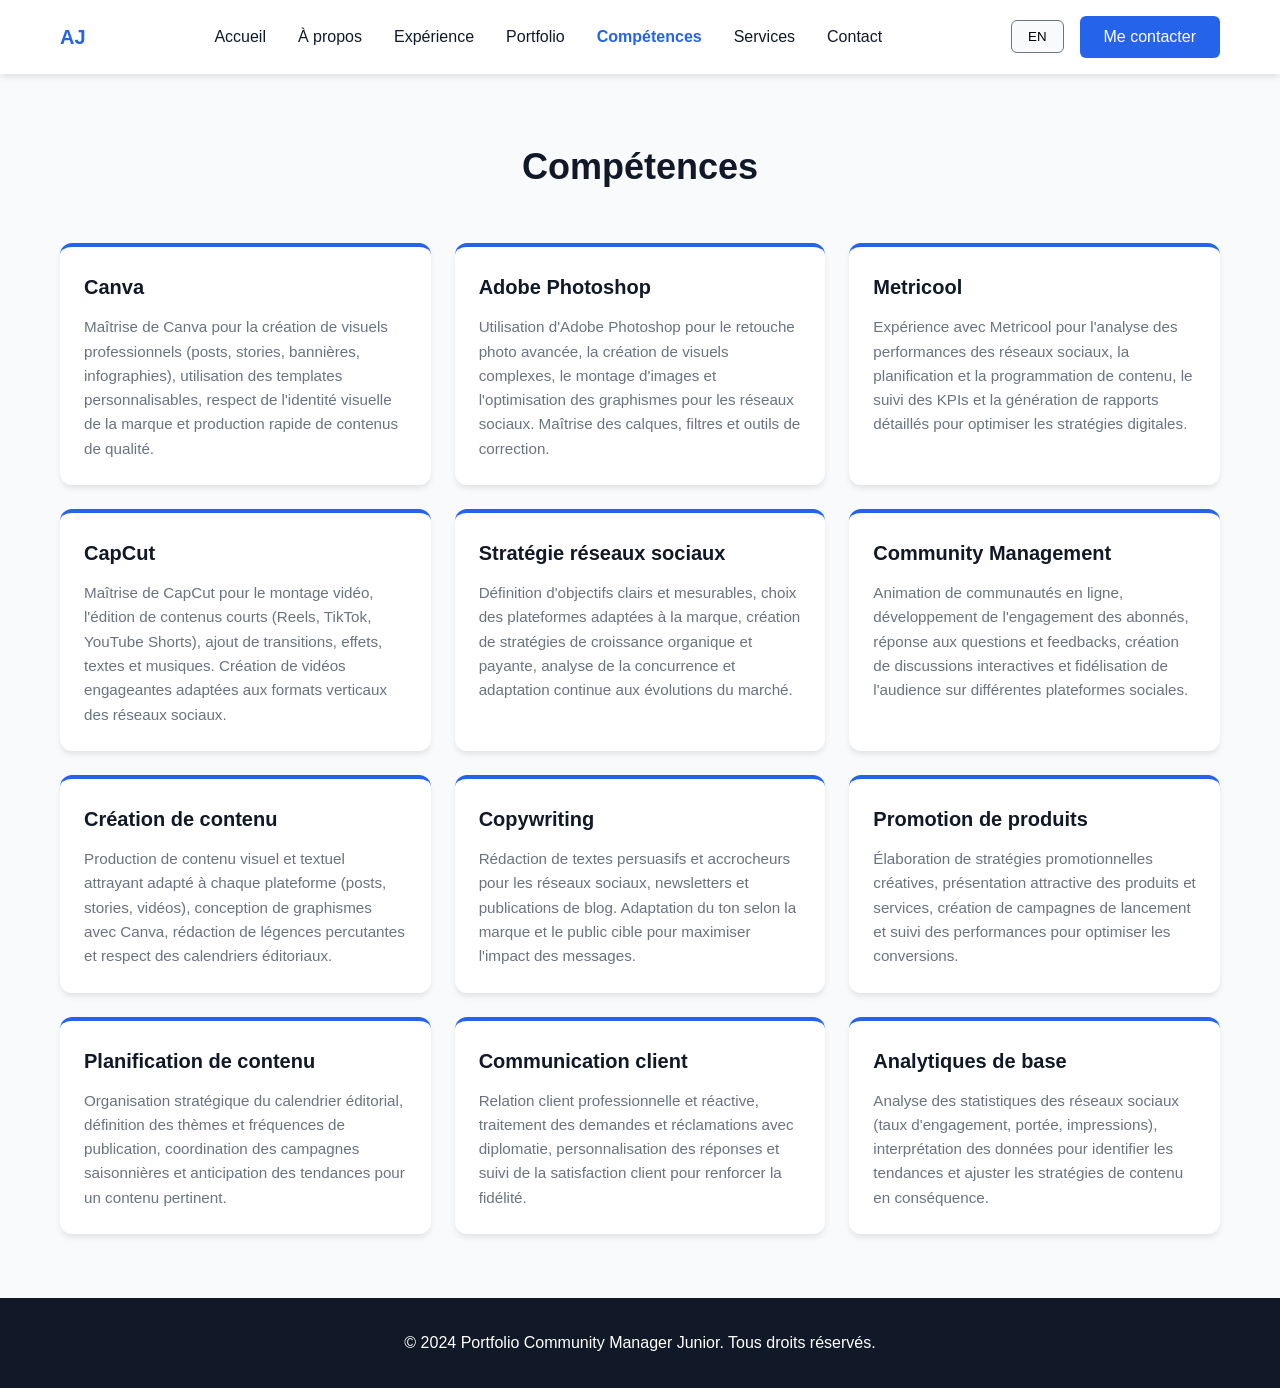
<file: skills.html>
<!DOCTYPE html>
<html lang="fr">
<head>
    <meta charset="UTF-8">
    <meta name="viewport" content="width=device-width, initial-scale=1.0">
    <meta name="description" content="Compétences en community management, création de contenu et copywriting">
    <title>Compétences - Portfolio Solo Judicaël Adrien RANDRIANATREHANA</title>
    <link rel="icon" href="data:image/svg+xml,<svg xmlns='http://www.w3.org/2000/svg' viewBox='0 0 24 24'><rect width='24' height='24' rx='6' fill='%232563EB'/><path d='M12 5c-3.87 0-7 2.69-7 6 0 1.49.66 2.86 1.76 3.93L6 19l3.5-1.2A8.6 8.6 0 0 0 12 18c3.87 0 7-2.69 7-7s-3.13-6-7-6z' fill='white'/></svg>">
    <link rel="stylesheet" href="style.css">
</head>
<body>
    <nav class="navbar">
        <div class="nav-container">
            <a href="index.html" class="nav-logo">AJ</a>
            <ul class="nav-menu">
                <li><a href="index.html" data-key="nav_home">Accueil</a></li>
                <li><a href="about.html" data-key="nav_about">À propos</a></li>
                <li><a href="experience.html" data-key="nav_experience">Expérience</a></li>
                <li><a href="portfolio.html" data-key="nav_portfolio">Portfolio</a></li>
                <li><a href="skills.html" data-key="nav_skills" class="active">Compétences</a></li>
                <li><a href="services.html" data-key="nav_services">Services</a></li>
                <li><a href="contact.html" data-key="nav_contact">Contact</a></li>
            </ul>
            <div class="nav-actions">
                <button class="lang-switch" id="langSwitch">EN</button>
                <a href="contact.html" class="cta-button" data-key="nav_cta">Me contacter</a>
                <button class="hamburger" id="hamburger" aria-label="Menu"><svg class="icon" viewBox="0 0 24 24" fill="none" stroke="currentColor" stroke-width="2" stroke-linecap="round" stroke-linejoin="round"><line x1="3" y1="12" x2="21" y2="12"></line><line x1="3" y1="6" x2="21" y2="6"></line><line x1="3" y1="18" x2="21" y2="18"></line></svg></button>
            </div>
        </div>
    </nav>
    <section class="skills skills-page">
        <div class="container">
            <h2 data-key="skills_title">Compétences</h2>
            <div class="skills-grid">
                <div class="skill-card">
                    <h3 data-key="skill_canva">Canva</h3>
                    <p data-key="skill_canva_desc">Maîtrise de Canva pour la création de visuels professionnels (posts, stories, bannières, infographies), utilisation des templates personnalisables, respect de l'identité visuelle de la marque et production rapide de contenus de qualité.</p>
                </div>
                <div class="skill-card">
                    <h3 data-key="skill_photoshop">Adobe Photoshop</h3>
                    <p data-key="skill_photoshop_desc">Utilisation d'Adobe Photoshop pour le retouche photo avancée, la création de visuels complexes, le montage d'images et l'optimisation des graphismes pour les réseaux sociaux. Maîtrise des calques, filtres et outils de correction.</p>
                </div>
                <div class="skill-card">
                    <h3 data-key="skill_metricool">Metricool</h3>
                    <p data-key="skill_metricool_desc">Expérience avec Metricool pour l'analyse des performances des réseaux sociaux, la planification et la programmation de contenu, le suivi des KPIs et la génération de rapports détaillés pour optimiser les stratégies digitales.</p>
                </div>
                <div class="skill-card">
                    <h3 data-key="skill_capcut">CapCut</h3>
                    <p data-key="skill_capcut_desc">Maîtrise de CapCut pour le montage vidéo, l'édition de contenus courts (Reels, TikTok, YouTube Shorts), ajout de transitions, effets, textes et musiques. Création de vidéos engageantes adaptées aux formats verticaux des réseaux sociaux.</p>
                </div>
                <div class="skill-card">
                    <h3 data-key="skill_10">Stratégie réseaux sociaux</h3>
                    <p data-key="skill_10_desc">Définition d'objectifs clairs et mesurables, choix des plateformes adaptées à la marque, création de stratégies de croissance organique et payante, analyse de la concurrence et adaptation continue aux évolutions du marché.</p>
                </div>
                <div class="skill-card">
                    <h3 data-key="skill_2">Community Management</h3>
                    <p data-key="skill_2_desc">Animation de communautés en ligne, développement de l'engagement des abonnés, réponse aux questions et feedbacks, création de discussions interactives et fidélisation de l'audience sur différentes plateformes sociales.</p>
                </div>
                <div class="skill-card">
                    <h3 data-key="skill_3">Création de contenu</h3>
                    <p data-key="skill_3_desc">Production de contenu visuel et textuel attrayant adapté à chaque plateforme (posts, stories, vidéos), conception de graphismes avec Canva, rédaction de légences percutantes et respect des calendriers éditoriaux.</p>
                </div>
                <div class="skill-card">
                    <h3 data-key="skill_4">Copywriting</h3>
                    <p data-key="skill_4_desc">Rédaction de textes persuasifs et accrocheurs pour les réseaux sociaux, newsletters et publications de blog. Adaptation du ton selon la marque et le public cible pour maximiser l'impact des messages.</p>
                </div>
                <div class="skill-card">
                    <h3 data-key="skill_5">Promotion de produits</h3>
                    <p data-key="skill_5_desc">Élaboration de stratégies promotionnelles créatives, présentation attractive des produits et services, création de campagnes de lancement et suivi des performances pour optimiser les conversions.</p>
                </div>
                <div class="skill-card">
                    <h3 data-key="skill_6">Planification de contenu</h3>
                    <p data-key="skill_6_desc">Organisation stratégique du calendrier éditorial, définition des thèmes et fréquences de publication, coordination des campagnes saisonnières et anticipation des tendances pour un contenu pertinent.</p>
                </div>
                <div class="skill-card">
                    <h3 data-key="skill_7">Communication client</h3>
                    <p data-key="skill_7_desc">Relation client professionnelle et réactive, traitement des demandes et réclamations avec diplomatie, personnalisation des réponses et suivi de la satisfaction client pour renforcer la fidélité.</p>
                </div>
                <div class="skill-card">
                    <h3 data-key="skill_8">Analytiques de base</h3>
                    <p data-key="skill_8_desc">Analyse des statistiques des réseaux sociaux (taux d'engagement, portée, impressions), interprétation des données pour identifier les tendances et ajuster les stratégies de contenu en conséquence.</p>
                </div>
            </div>
        </div>
    </section>
    <footer class="footer">
        <div class="container">
            <p data-key="footer">© 2024 Portfolio Community Manager Junior. Tous droits réservés.</p>
        </div>
    </footer>

    <script src="script.js"></script>
</body>
</html>
</file>
<file: style.css>
:root {
    --dark-navy: #111827;
    --blue: #2563EB;
    --orange: #F59E0B;
    --light-bg: #F8FAFC;
    --white: #FFFFFF;
    --gray: #6B7280;
    --shadow: 0 4px 6px -1px rgba(0, 0, 0, 0.1);
    --shadow-lg: 0 10px 15px -3px rgba(0, 0, 0, 0.1);
}

* {
    margin: 0;
    padding: 0;
    box-sizing: border-box;
}

.icon {
    width: 1em;
    height: 1em;
    display: inline-block;
    vertical-align: middle;
    flex-shrink: 0;
}

body {
    font-family: -apple-system, BlinkMacSystemFont, 'Segoe UI', Roboto, sans-serif;
    line-height: 1.6;
    color: var(--dark-navy);
    background: var(--light-bg);
}

.container {
    max-width: 1200px;
    margin: 0 auto;
    padding: 0 20px;
}

/* Navbar */
.navbar {
    position: sticky;
    top: 0;
    background: var(--white);
    box-shadow: var(--shadow);
    z-index: 1000;
}

.nav-container {
    max-width: 1200px;
    margin: 0 auto;
    padding: 1rem 20px;
    display: flex;
    justify-content: space-between;
    align-items: center;
}

.nav-logo {
    font-weight: 700;
    font-size: 1.25rem;
    color: var(--blue);
    text-decoration: none;
}

.nav-menu {
    display: flex;
    list-style: none;
    gap: 2rem;
}

.nav-menu a {
    text-decoration: none;
    color: var(--dark-navy);
    font-weight: 500;
    transition: color 0.3s;
}

.nav-menu a:hover {
    color: var(--blue);
}

.nav-menu a.active {
    color: var(--blue);
    font-weight: 700;
}

.nav-actions {
    display: flex;
    align-items: center;
    gap: 1rem;
}

.lang-switch {
    background: var(--light-bg);
    border: 1px solid var(--gray);
    padding: 0.5rem 1rem;
    border-radius: 6px;
    cursor: pointer;
    font-weight: 500;
}

.cta-button {
    background: var(--blue);
    color: var(--white);
    padding: 0.5rem 1.5rem;
    border-radius: 6px;
    text-decoration: none;
    font-weight: 500;
    transition: background 0.3s;
}

.cta-button:hover {
    background: #1d4ed8;
}

.hamburger {
    display: none;
    background: none;
    border: none;
    font-size: 1.5rem;
    cursor: pointer;
    color: var(--dark-navy);
}

.hamburger .icon {
    width: 1.5rem;
    height: 1.5rem;
}

/* Hero */
.hero {
    background: var(--white);
    padding: 6rem 0;
}

.hero-container {
    max-width: 1200px;
    margin: 0 auto;
    padding: 0 20px;
    display: grid;
    grid-template-columns: 1fr 1fr;
    gap: 4rem;
    align-items: center;
}

.badge {
    display: inline-block;
    background: var(--orange);
    color: var(--white);
    padding: 0.5rem 1rem;
    border-radius: 20px;
    font-size: 0.875rem;
    font-weight: 600;
    margin-bottom: 1rem;
}

.hero h1 {
    font-size: 3rem;
    font-weight: 800;
    line-height: 1.2;
    margin-bottom: 1.5rem;
}

.hero p {
    font-size: 1.125rem;
    color: var(--gray);
    margin-bottom: 2rem;
}

.hero-buttons {
    display: flex;
    gap: 1rem;
}

.btn {
    padding: 0.75rem 1.5rem;
    border-radius: 8px;
    text-decoration: none;
    font-weight: 600;
    transition: transform 0.2s, box-shadow 0.2s;
}

.btn:hover {
    transform: translateY(-2px);
    box-shadow: var(--shadow);
}

.btn-primary {
    background: var(--blue);
    color: var(--white);
}

.btn-secondary {
    background: var(--white);
    color: var(--dark-navy);
    border: 2px solid var(--dark-navy);
}

.hero-visual {
    display: flex;
    justify-content: center;
}

.hero-photo-frame {
    position: relative;
    width: min(320px, 75vw);
}

.hero-photo-frame::before {
    content: "";
    position: absolute;
    top: 22px;
    left: 22px;
    right: -22px;
    bottom: -22px;
    background: var(--orange);
    border-radius: 20px;
    z-index: 0;
}

.hero-photo {
    position: relative;
    z-index: 1;
    display: block;
    width: 100%;
    aspect-ratio: 4 / 5;
    object-fit: cover;
    border-radius: 20px;
    box-shadow: var(--shadow-lg);
}

/* Quick links (home page) */
.quicklinks {
    background: var(--light-bg);
}

.quicklinks-grid {
    display: grid;
    grid-template-columns: repeat(3, 1fr);
    gap: 1.5rem;
}

.quicklink-card {
    background: var(--white);
    padding: 2rem;
    border-radius: 12px;
    text-align: center;
    box-shadow: var(--shadow);
    text-decoration: none;
    color: var(--dark-navy);
    transition: transform 0.3s, box-shadow 0.3s;
}

.quicklink-card:hover {
    transform: translateY(-5px);
    box-shadow: var(--shadow-lg);
}

.quicklink-icon {
    font-size: 2.5rem;
    color: var(--blue);
    margin-bottom: 1rem;
}

.quicklink-card h3 {
    font-size: 1rem;
    font-weight: 600;
}

/* Sections */
section {
    padding: 4rem 0;
}

h2 {
    font-size: 2.25rem;
    font-weight: 700;
    text-align: center;
    margin-bottom: 3rem;
}

/* About */
.about {
    background: var(--white);
}

.about-text {
    max-width: 800px;
    margin: 0 auto 3rem;
    text-align: center;
    font-size: 1.125rem;
    color: var(--gray);
}

.stats-grid {
    display: grid;
    grid-template-columns: repeat(4, 1fr);
    gap: 1.5rem;
}

.stat-card {
    background: var(--light-bg);
    padding: 2rem;
    border-radius: 12px;
    text-align: center;
    box-shadow: var(--shadow);
    transition: transform 0.3s;
}

.stat-card:hover {
    transform: translateY(-5px);
}

.stat-icon {
    font-size: 2.5rem;
    color: var(--blue);
    margin-bottom: 1rem;
}

.stat-card h3 {
    font-size: 1rem;
    font-weight: 600;
}

/* Experience */
.experience {
    background: var(--light-bg);
}

.exp-card {
    background: var(--white);
    padding: 2rem;
    border-radius: 12px;
    box-shadow: var(--shadow);
}

.exp-card h3 {
    font-size: 1.5rem;
    margin-bottom: 1rem;
}

.exp-card > p {
    color: var(--gray);
    margin-bottom: 2rem;
}

.responsibilities {
    display: grid;
    grid-template-columns: repeat(2, 1fr);
    gap: 1rem;
}

.resp-card {
    background: var(--light-bg);
    padding: 1rem;
    border-radius: 8px;
    font-weight: 500;
    border-left: 3px solid var(--blue);
}

/* Portfolio */
.portfolio {
    background: var(--white);
}

.portfolio-grid {
    display: grid;
    grid-template-columns: repeat(auto-fit, minmax(260px, 1fr));
    gap: 1.75rem;
}

.portfolio-card {
    display: flex;
    flex-direction: column;
    background: var(--white);
    border-radius: 12px;
    overflow: hidden;
    box-shadow: var(--shadow);
    transition: transform 0.3s, box-shadow 0.3s;
}

.portfolio-card:hover {
    transform: translateY(-5px);
    box-shadow: var(--shadow-lg);
}

.portfolio-media {
    position: relative;
    height: 220px;
    background: var(--light-bg);
    display: flex;
    align-items: center;
    justify-content: center;
    overflow: hidden;
}

.portfolio-img {
    width: 100%;
    height: 100%;
    object-fit: contain;
    display: block;
}

.portfolio-type {
    position: absolute;
    top: 0.85rem;
    left: 0.85rem;
    background: rgba(17, 24, 39, 0.72);
    color: var(--white);
    padding: 0.3rem 0.7rem;
    border-radius: 6px;
    font-size: 0.72rem;
    font-weight: 600;
}

.portfolio-body {
    padding: 1.25rem;
    display: flex;
    flex-direction: column;
    flex: 1;
}

.portfolio-card h3 {
    font-size: 1.05rem;
    margin-bottom: 0.5rem;
}

.portfolio-card p {
    color: var(--gray);
    font-size: 0.9rem;
    margin-bottom: 0.9rem;
}

.portfolio-tags {
    display: flex;
    flex-wrap: wrap;
    gap: 0.5rem;
    margin-top: auto;
}

.portfolio-tag {
    background: var(--light-bg);
    color: var(--dark-navy);
    padding: 0.3rem 0.75rem;
    border-radius: 20px;
    font-size: 0.75rem;
    font-weight: 500;
    border: 1px solid var(--blue);
}

/* Strategy */
.strategy {
    background: var(--light-bg);
}

.process-steps {
    display: grid;
    grid-template-columns: repeat(4, 1fr);
    gap: 2rem;
}

.step {
    text-align: center;
}

.step-number {
    width: 60px;
    height: 60px;
    background: var(--blue);
    color: var(--white);
    border-radius: 50%;
    display: flex;
    align-items: center;
    justify-content: center;
    font-size: 1.5rem;
    font-weight: 700;
    margin: 0 auto 1rem;
}

.step h3 {
    margin-bottom: 0.5rem;
}

.step p {
    color: var(--gray);
    font-size: 0.9rem;
}

/* Content Types */
.content-types {
    background: var(--white);
}

.content-cards {
    display: grid;
    grid-template-columns: repeat(5, 1fr);
    gap: 1.5rem;
}

.content-card {
    background: var(--light-bg);
    padding: 1.5rem;
    border-radius: 12px;
    text-align: center;
    box-shadow: var(--shadow);
    transition: transform 0.3s;
}

.content-card:hover {
    transform: translateY(-5px);
}

.content-icon {
    font-size: 2rem;
    color: var(--blue);
    margin-bottom: 0.5rem;
}

.content-card h3 {
    font-size: 0.9rem;
    font-weight: 600;
}

/* Skills */
.skills {
    background: var(--light-bg);
}

.skills-grid {
    display: grid;
    grid-template-columns: repeat(auto-fit, minmax(300px, 1fr));
    gap: 1.5rem;
}

.skill-card {
    background: var(--white);
    padding: 1.5rem;
    border-radius: 12px;
    box-shadow: var(--shadow);
    transition: transform 0.3s, box-shadow 0.3s;
    border-top: 4px solid var(--blue);
}

.skill-card:hover {
    transform: translateY(-5px);
    box-shadow: var(--shadow-lg);
}

.skill-card h3 {
    font-size: 1.25rem;
    font-weight: 700;
    margin-bottom: 0.75rem;
    color: var(--dark-navy);
}

.skill-card p {
    color: var(--gray);
    font-size: 0.95rem;
    line-height: 1.6;
}

/* Skills page specific */
.skills-page .skills-grid {
    margin-top: 2rem;
}

/* Services */
.services {
    background: var(--white);
}

.services-grid {
    display: grid;
    grid-template-columns: repeat(3, 1fr);
    gap: 1.5rem;
    margin-bottom: 2rem;
}

.service-card {
    background: var(--light-bg);
    padding: 2rem;
    border-radius: 12px;
    text-align: center;
    box-shadow: var(--shadow);
    transition: transform 0.3s;
}

.service-card:hover {
    transform: translateY(-5px);
}

.service-icon {
    font-size: 2.5rem;
    color: var(--blue);
    margin-bottom: 1rem;
}

.service-card h3 {
    font-size: 1rem;
    font-weight: 600;
}

.services-cta {
    text-align: center;
}

/* Calendar */
.calendar {
    background: var(--light-bg);
}

.calendar-grid {
    display: grid;
    grid-template-columns: repeat(4, 1fr);
    gap: 1rem;
    margin-bottom: 2rem;
}

.calendar-day {
    background: var(--white);
    padding: 1.5rem;
    border-radius: 12px;
    text-align: center;
    cursor: pointer;
    box-shadow: var(--shadow);
    transition: transform 0.3s, background 0.3s;
}

.calendar-day:hover {
    transform: translateY(-5px);
    background: var(--blue);
    color: var(--white);
}

.calendar-day.active {
    background: var(--blue);
    color: var(--white);
}

.day-name {
    font-weight: 700;
    font-size: 1.25rem;
    margin-bottom: 0.5rem;
}

.day-type {
    font-size: 0.9rem;
    opacity: 0.8;
}

.calendar-content {
    background: var(--white);
    padding: 2rem;
    border-radius: 12px;
    text-align: center;
    box-shadow: var(--shadow);
    min-height: 100px;
    display: flex;
    align-items: center;
    justify-content: center;
}

/* Post Demo */
.post-demo {
    background: var(--white);
}

.social-post {
    max-width: 600px;
    margin: 0 auto;
    background: var(--white);
    border-radius: 12px;
    box-shadow: var(--shadow-lg);
    overflow: hidden;
}

.post-header {
    display: flex;
    align-items: center;
    padding: 1rem;
    gap: 1rem;
}

.post-avatar {
    width: 50px;
    height: 50px;
    background: var(--light-bg);
    border-radius: 50%;
    display: flex;
    align-items: center;
    justify-content: center;
    font-size: 1.5rem;
    color: var(--blue);
}

.post-name {
    font-weight: 600;
}

.post-time {
    font-size: 0.8rem;
    color: var(--gray);
}

.post-image {
    height: 300px;
    display: flex;
    align-items: center;
    justify-content: center;
    background: var(--dark-navy);
    overflow: hidden;
}

.post-image-photo {
    height: 100%;
    width: 100%;
    object-fit: contain;
}

.post-caption {
    padding: 1rem;
}

.post-stats {
    display: flex;
    gap: 1.25rem;
    padding: 0 1rem 0.75rem;
    color: var(--gray);
    font-size: 0.85rem;
}

.stat-item {
    display: inline-flex;
    align-items: center;
    gap: 0.35rem;
}

.stat-item .icon {
    width: 0.95rem;
    height: 0.95rem;
}

.post-actions {
    display: flex;
    gap: 1rem;
    padding: 1rem;
    border-top: 1px solid var(--light-bg);
}

.post-action {
    display: inline-flex;
    align-items: center;
    gap: 0.4rem;
    background: none;
    border: none;
    cursor: pointer;
    font-size: 1rem;
    color: var(--dark-navy);
    padding: 0.5rem 1rem;
    border-radius: 6px;
    transition: background 0.3s;
}

.post-action:hover {
    background: var(--light-bg);
}

.post-action.liked {
    color: var(--blue);
}

/* Contact */
.contact {
    background: var(--light-bg);
}

.contact-grid {
    display: grid;
    grid-template-columns: 1fr 1fr;
    gap: 3rem;
}

.contact-item {
    display: flex;
    gap: 1rem;
    margin-bottom: 1.5rem;
}

.contact-icon {
    font-size: 2rem;
    color: var(--blue);
    flex-shrink: 0;
}

.contact-item h3 {
    font-size: 1rem;
    margin-bottom: 0.25rem;
}

.contact-item p {
    color: var(--gray);
}

.contact-form {
    background: var(--white);
    padding: 2rem;
    border-radius: 12px;
    box-shadow: var(--shadow);
}

.form-group {
    margin-bottom: 1.5rem;
}

.form-group label {
    display: block;
    margin-bottom: 0.5rem;
    font-weight: 500;
}

.form-group input,
.form-group textarea {
    width: 100%;
    padding: 0.75rem;
    border: 1px solid var(--gray);
    border-radius: 6px;
    font-family: inherit;
}

.form-group input:focus,
.form-group textarea:focus {
    outline: none;
    border-color: var(--blue);
}

/* Footer */
.footer {
    background: var(--dark-navy);
    color: var(--white);
    padding: 2rem 0;
    text-align: center;
}

/* Responsive */
@media (max-width: 1024px) {
    .hero-container {
        grid-template-columns: 1fr;
        text-align: center;
    }
    
    .hero-buttons {
        justify-content: center;
    }
    
    .quicklinks-grid {
        grid-template-columns: repeat(2, 1fr);
    }
    
    .stats-grid {
        grid-template-columns: repeat(2, 1fr);
    }
    
    .responsibilities {
        grid-template-columns: 1fr;
    }
    
    .process-steps {
        grid-template-columns: repeat(2, 1fr);
    }
    
    .content-cards {
        grid-template-columns: repeat(3, 1fr);
    }
    
    .services-grid {
        grid-template-columns: repeat(2, 1fr);
    }
    
    .calendar-grid {
        grid-template-columns: repeat(2, 1fr);
    }
    
    .contact-grid {
        grid-template-columns: 1fr;
    }
}

@media (max-width: 768px) {
    .nav-menu {
        display: none;
        position: absolute;
        top: 100%;
        left: 0;
        right: 0;
        background: var(--white);
        flex-direction: column;
        padding: 1rem;
        box-shadow: var(--shadow);
    }
    
    .nav-menu.active {
        display: flex;
    }
    
    .hamburger {
        display: block;
    }
    
    .hero h1 {
        font-size: 2rem;
    }
    
    .hero p {
        font-size: 1rem;
    }
    
    .content-cards {
        grid-template-columns: repeat(2, 1fr);
    }
    
    .services-grid {
        grid-template-columns: 1fr;
    }
}

@media (max-width: 480px) {
    .hero {
        padding: 4rem 0;
    }
    
    .hero h1 {
        font-size: 1.75rem;
    }
    
    .hero-buttons {
        flex-direction: column;
    }
    
    .quicklinks-grid {
        grid-template-columns: 1fr;
    }
    
    .stats-grid {
        grid-template-columns: 1fr;
    }
    
    .process-steps {
        grid-template-columns: 1fr;
    }
    
    .content-cards {
        grid-template-columns: 1fr;
    }
    
    .calendar-grid {
        grid-template-columns: 1fr;
    }
    
    .post-image {
        height: 200px;
    }
}
</file>
